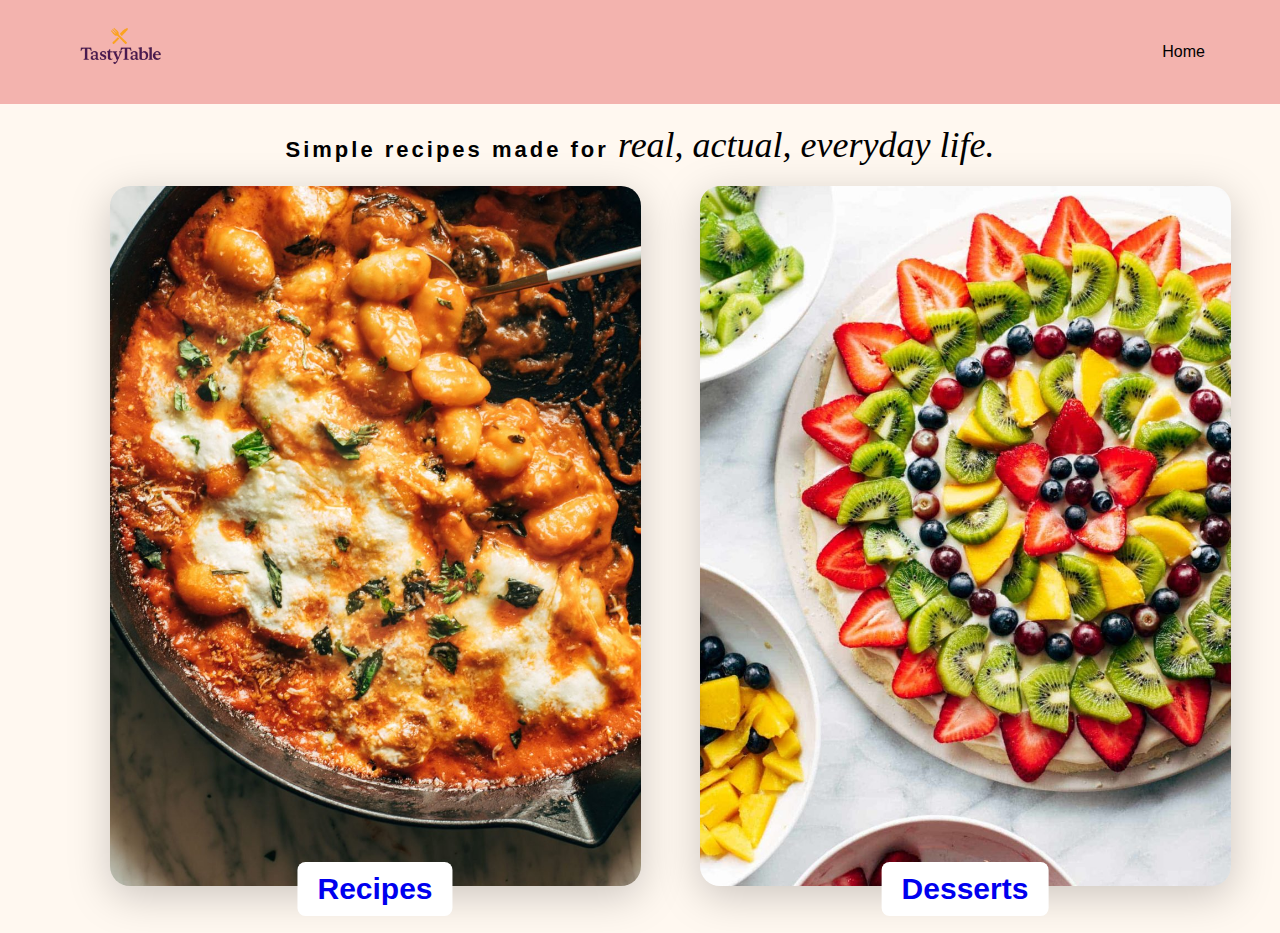
<file: index.html>
<!DOCTYPE html>
<html lang="en">
<head>
    <meta charset="UTF-8">
    <meta name="viewport" content="width=device-width, initial-scale=1.0">
    <title>Document</title>
    <link rel="stylesheet" href="style.css">
</head>
<body>
    <div class="nav_bar">
        <nav>
            <div>
                <img src="assets/img2.png" alt="" width="120px" height="80px">
            </div>
            <div>
                <a href="index.html">Home</a>
            </div>
        </nav>
    </div>
    <div>
        <h1 style="text-align: center; margin-top: 20px; font-size: 22px; color: black; letter-spacing: 3px;">
            Simple recipes made for <span style="font-family: 'Brush Script MT'; font-size: 36px; letter-spacing: 0px; font-weight: 100;">
            <i>real, actual, everyday life.</i></span>
        </h1>
    </div>
    <div class="grid-container">
        <div class="grid-item-left">
            <img src="assets/img4.jpg" alt="" width="90%" height="700px">
            <a href="appetizers.html"><span class="grid-item-title">Recipes</span></a>
        </div>
        <div class="grid-item-right">
            <img src="assets/img3.jpg" alt="" width="90%" height="700px">
            <a href="desserts.html"><span class="grid-item-title">Desserts</span></a>
        </div>
    </div>
</body>
</html>
</file>
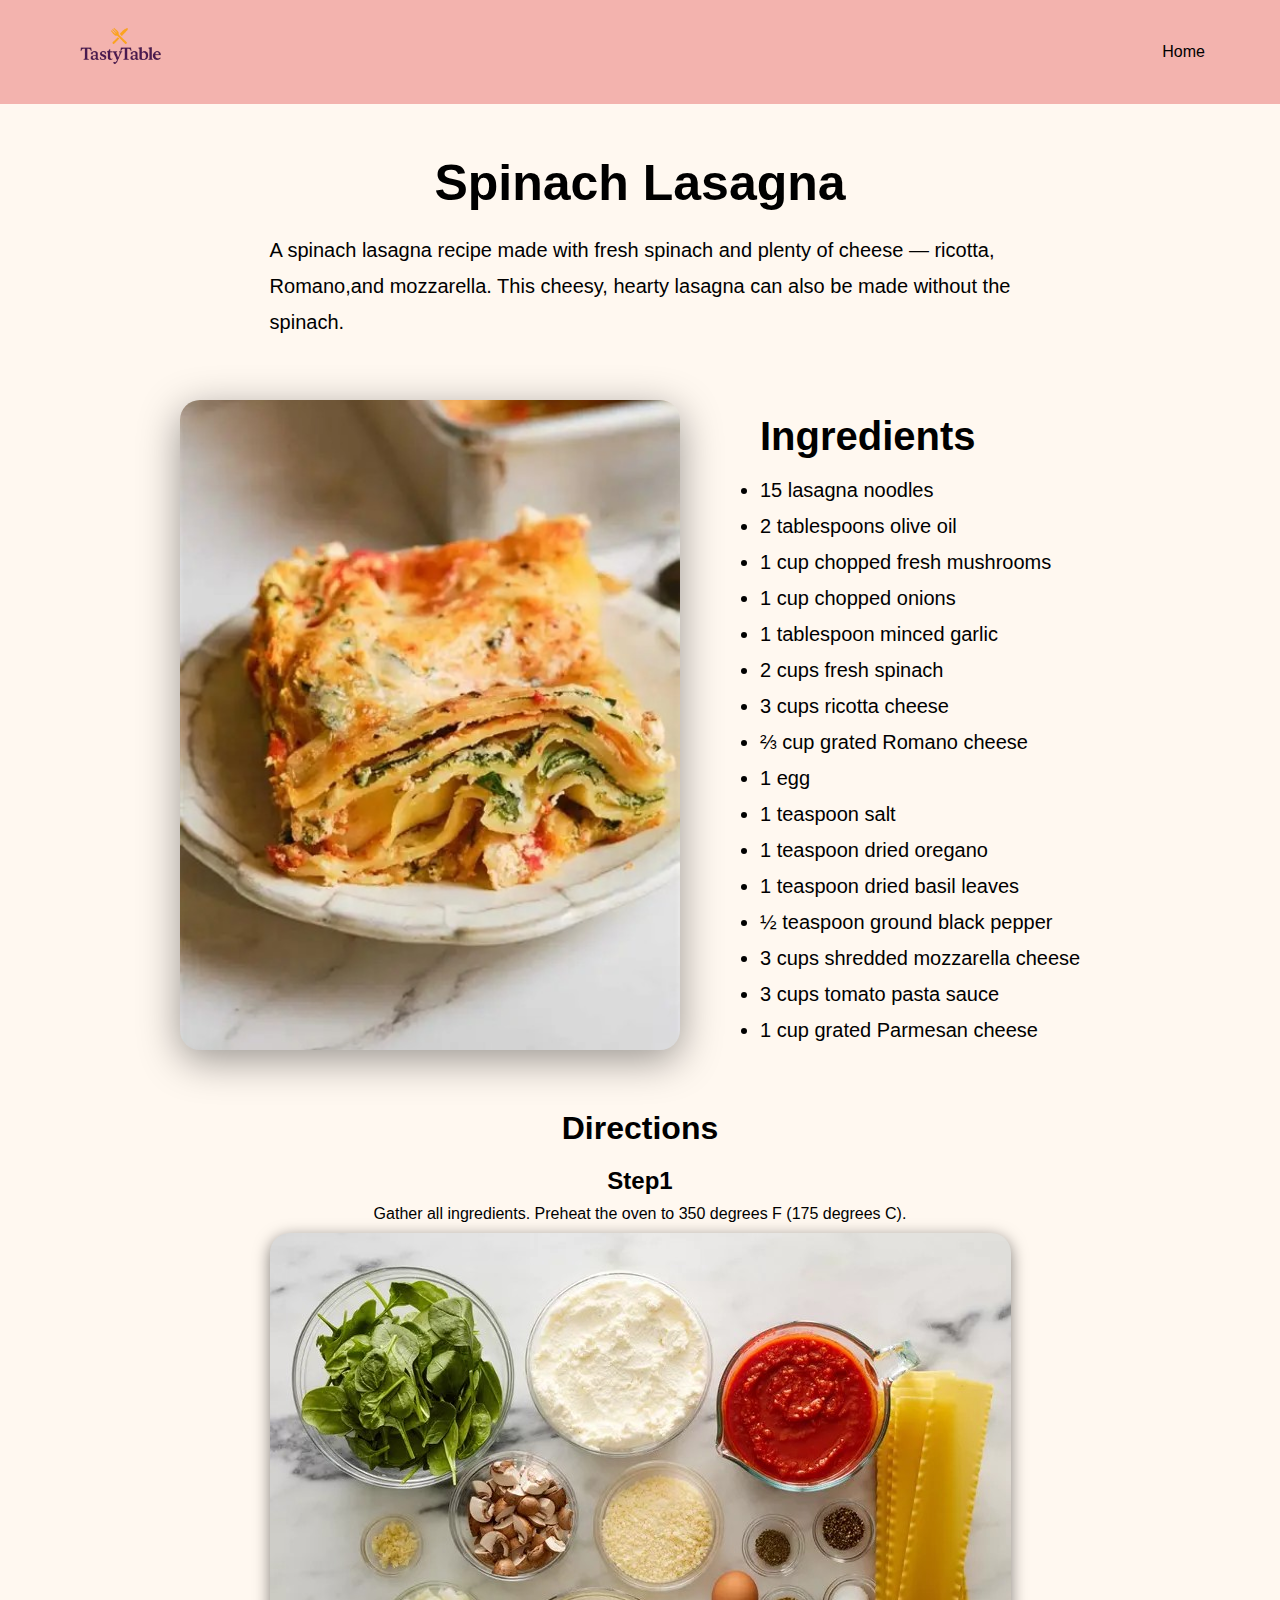
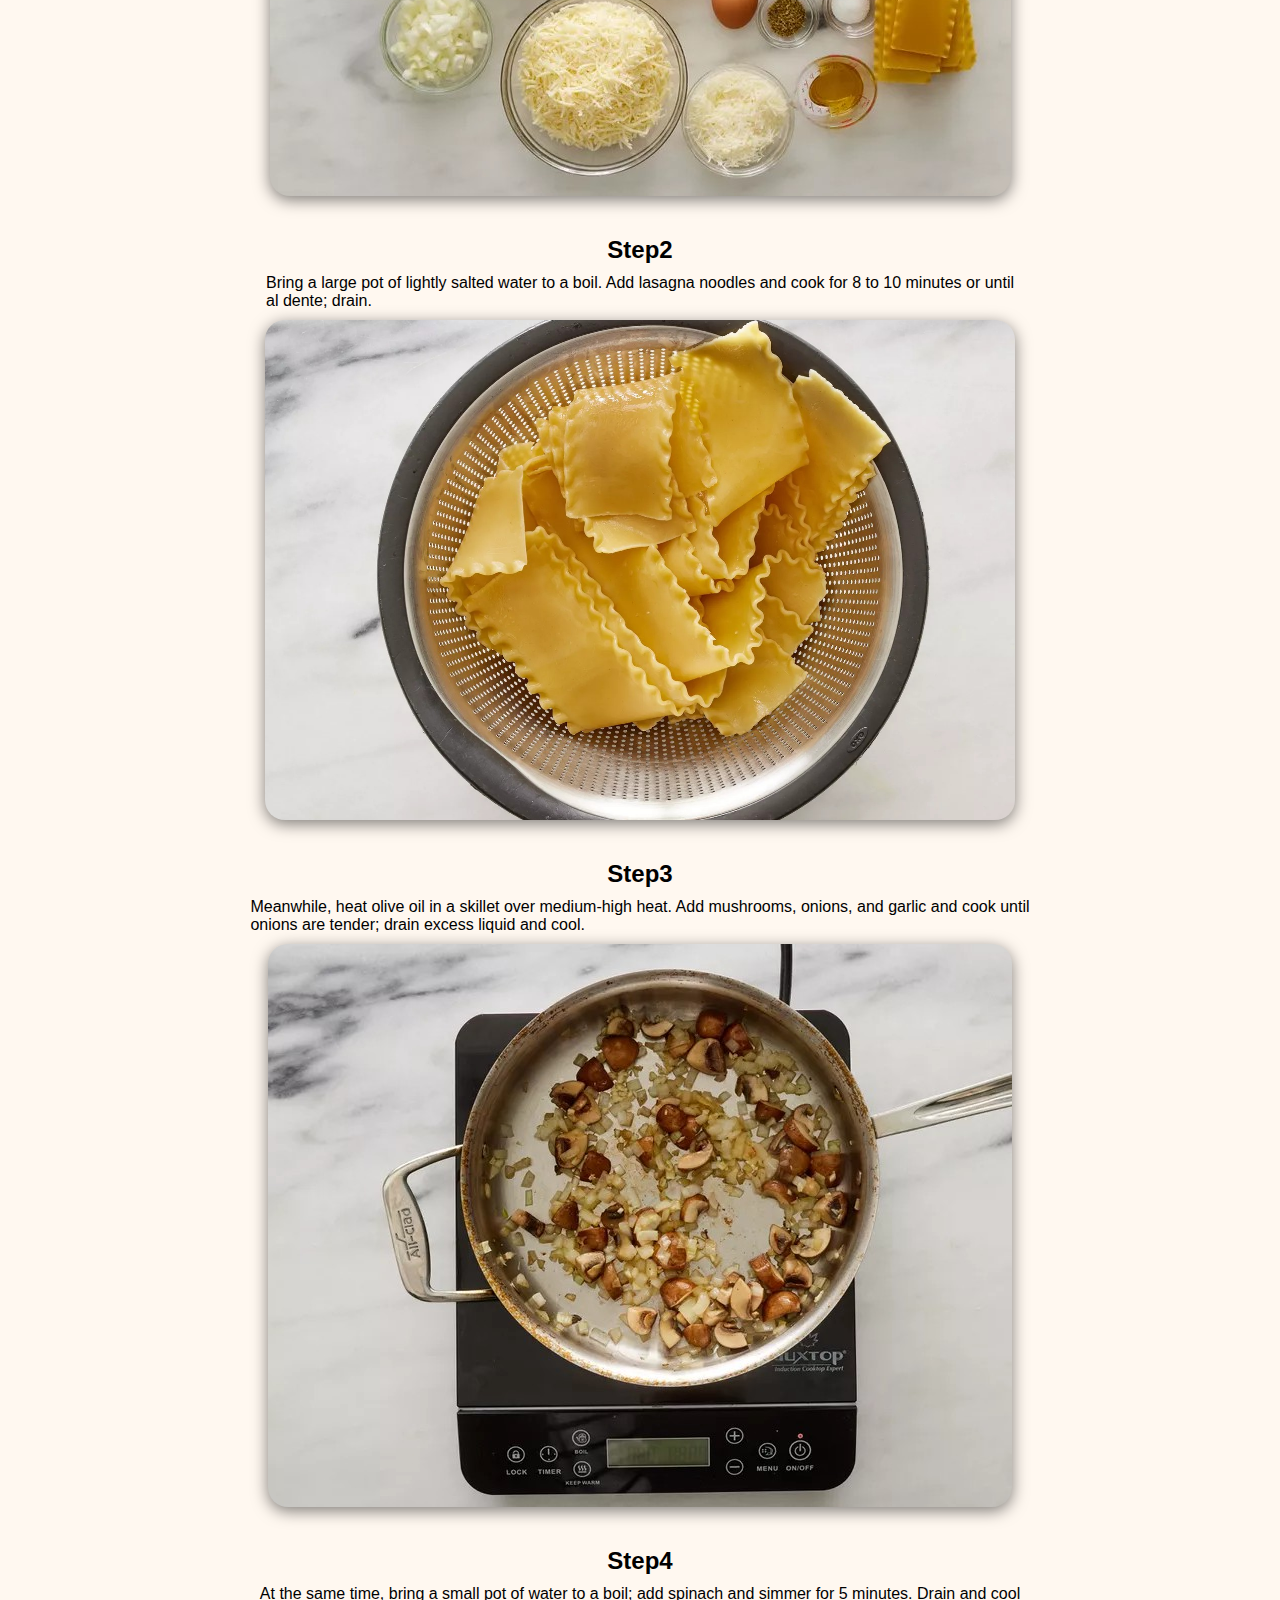
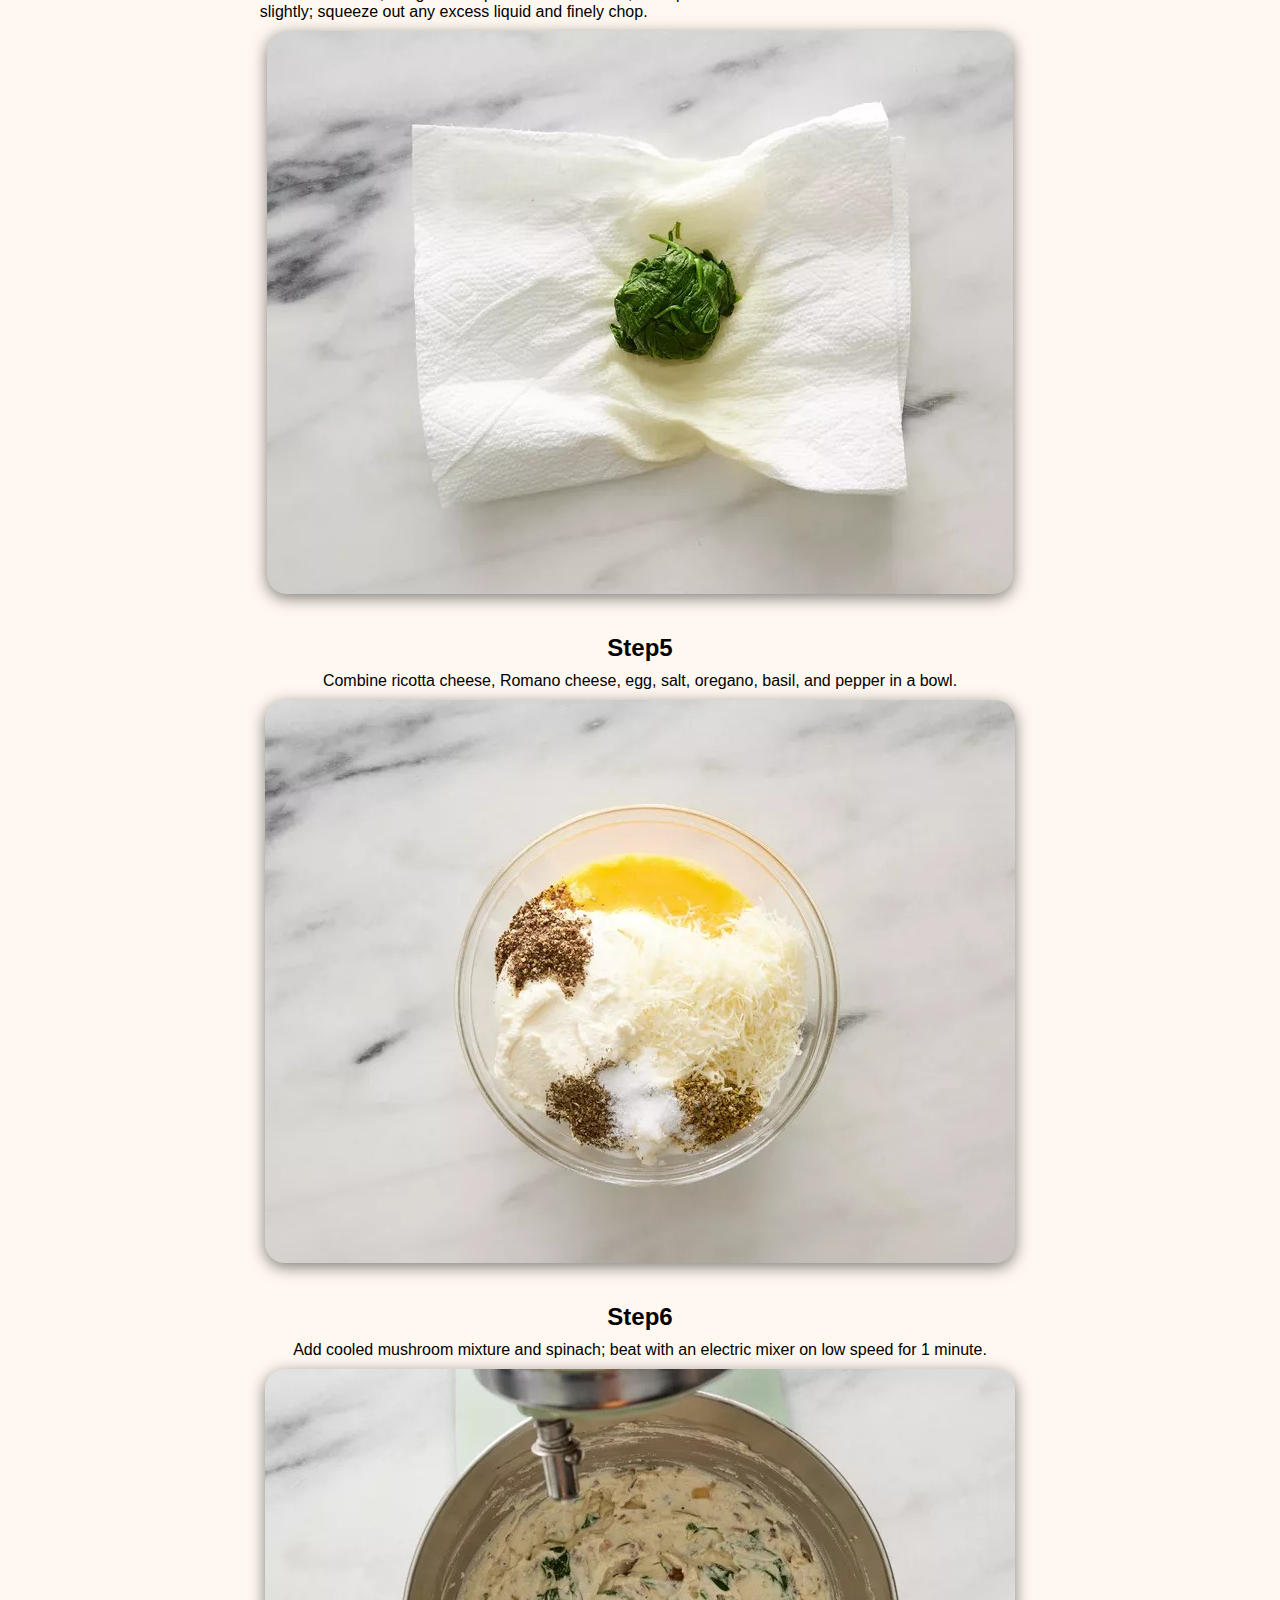
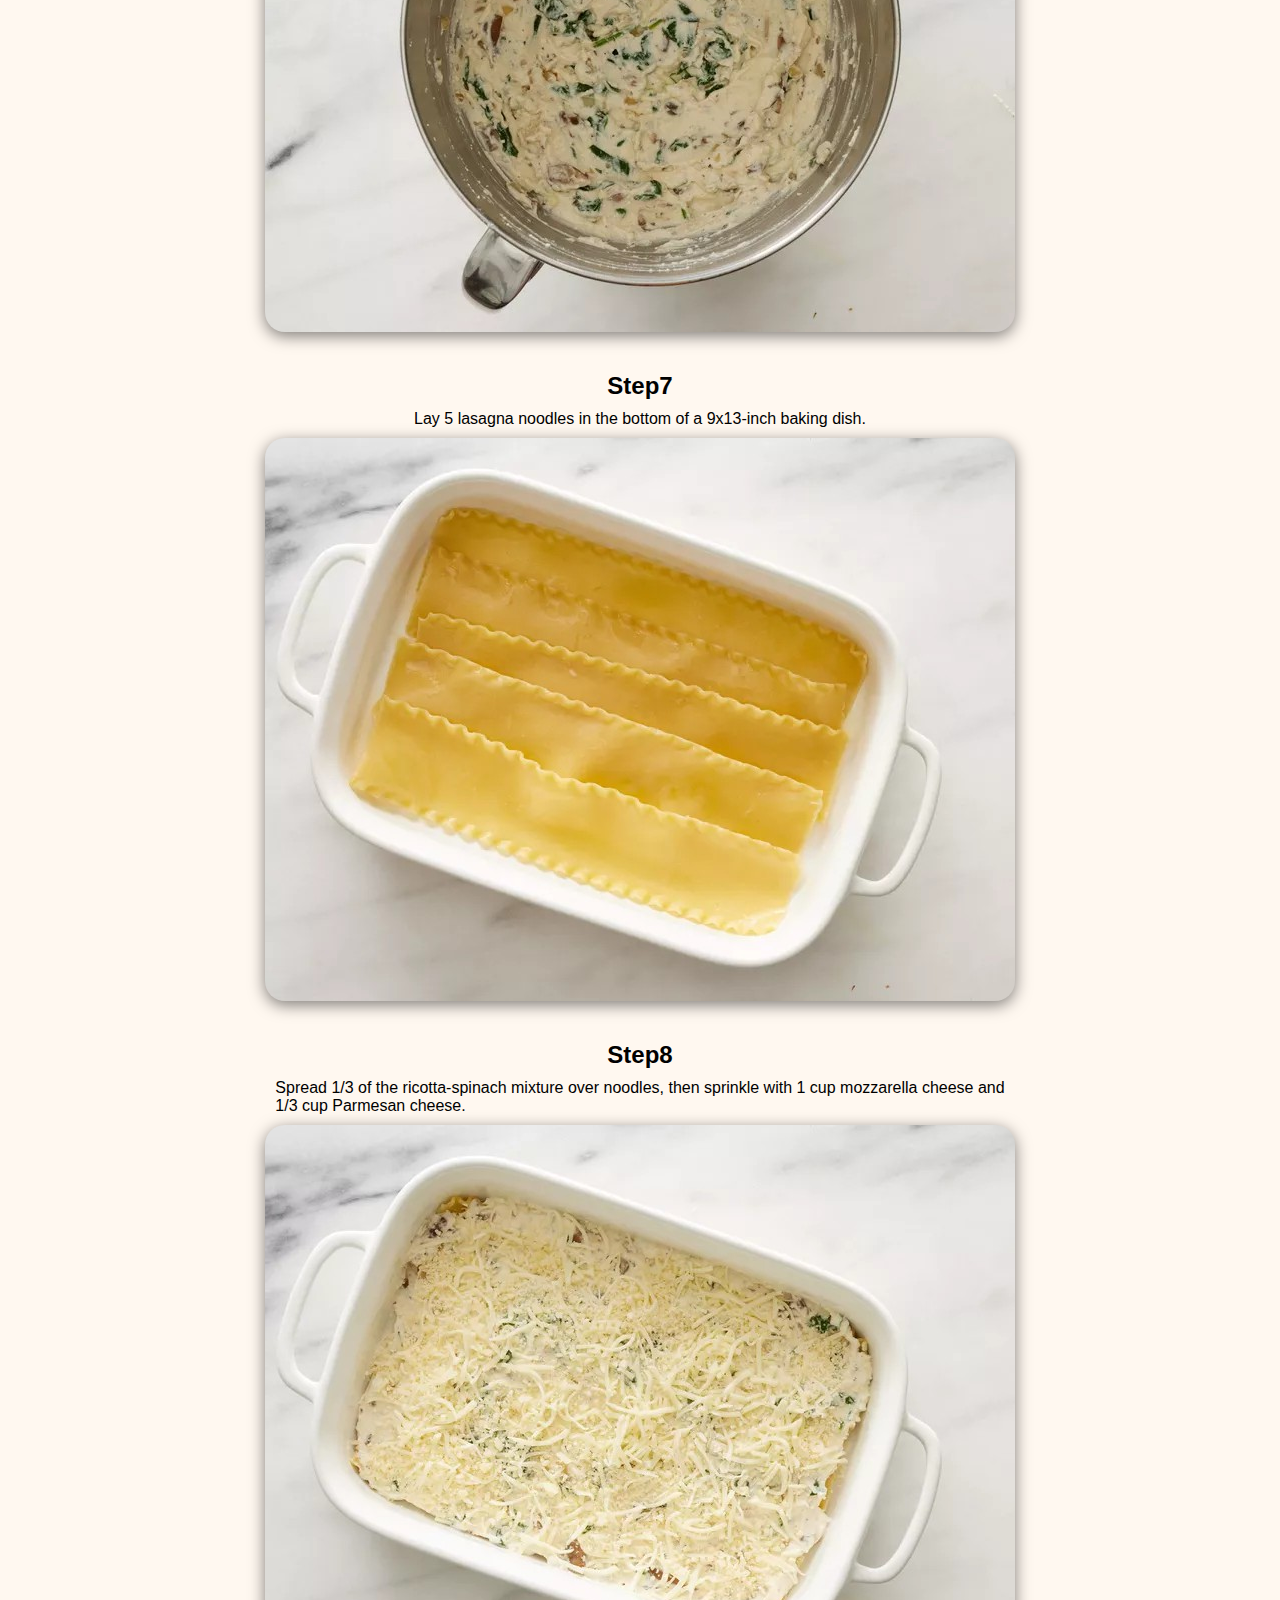
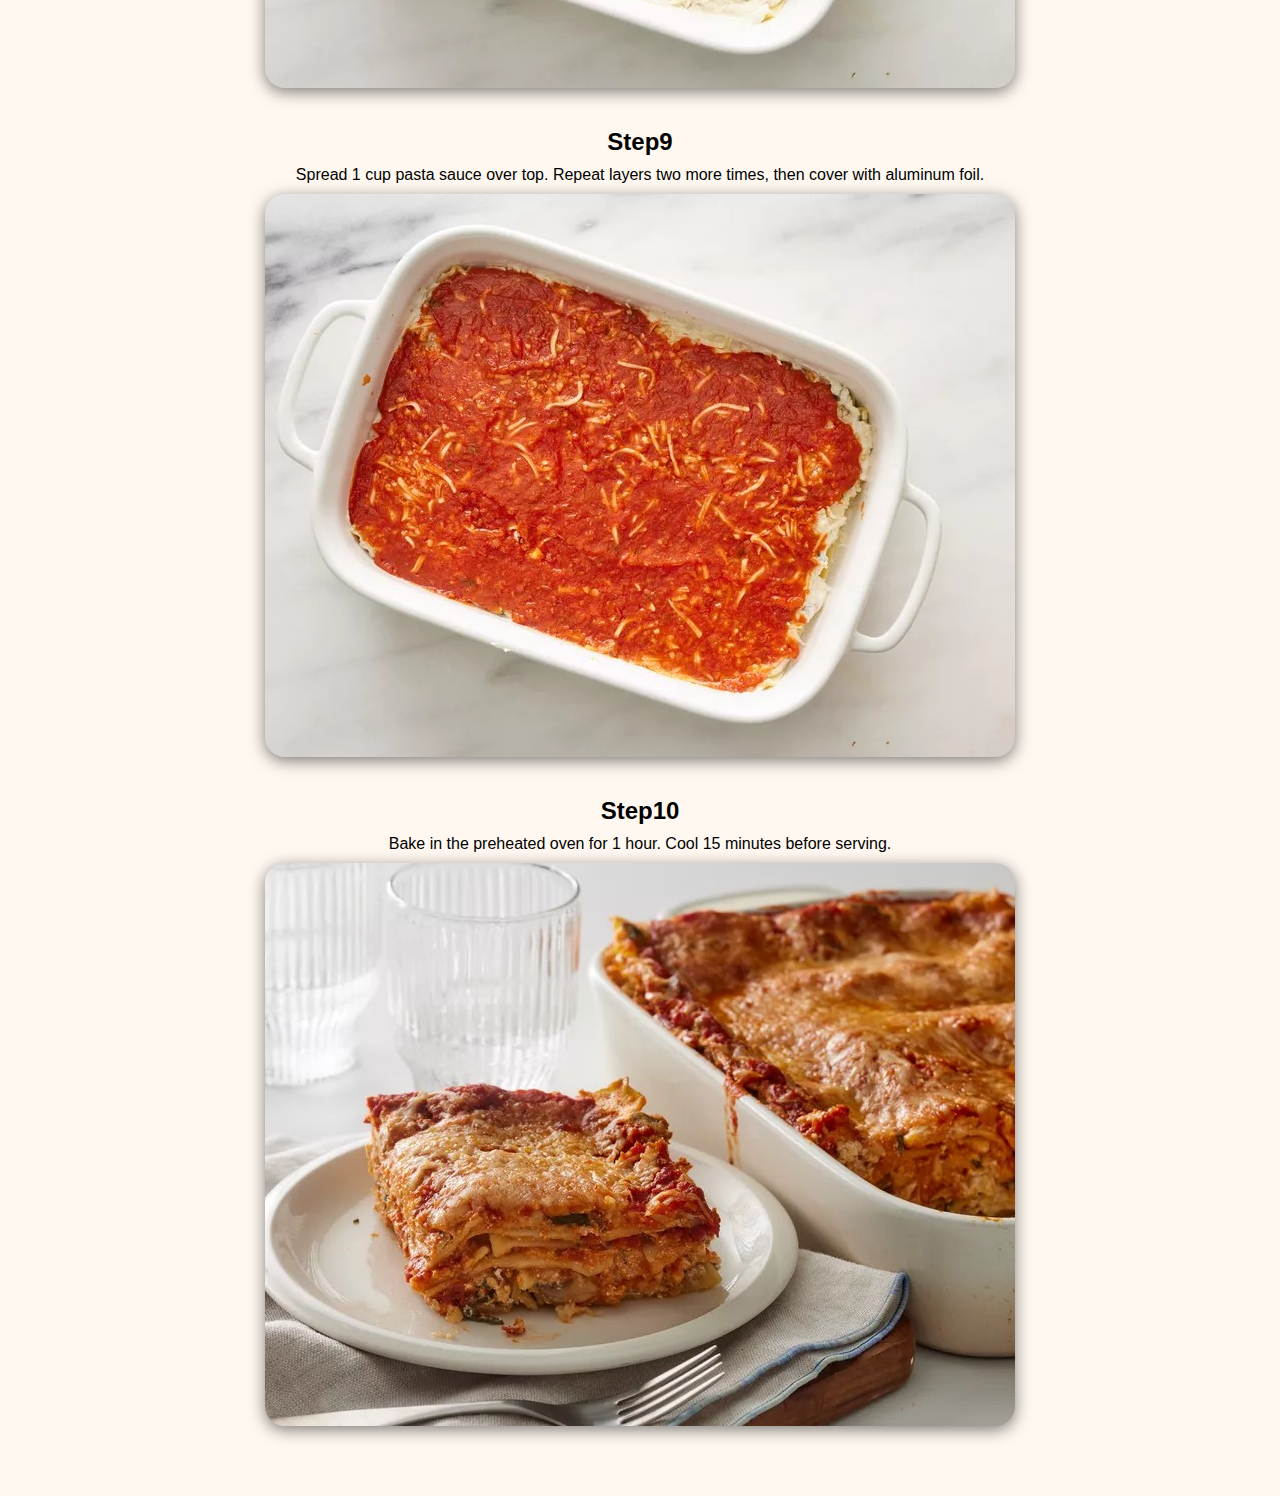
<file: appetizers.html>
<!DOCTYPE html>
<html lang="en">
<head>
    <meta charset="UTF-8">
    <meta name="viewport" content="width=device-width, initial-scale=1.0">
    <title>Document</title>
    <link rel="stylesheet" href="style.css">
</head>
<body>
    <div>
        <div class="nav_bar">
        <nav>
            <div>
                <img src="assets/img2.png" alt="" width="120px" height="80px">
            </div>
            <div>
                <a href="index.html">Home</a>
            </div>
        </nav>
    </div>
        <div class="header">
            <h1 class="header_title">Spinach Lasagna</h1>
            <div  class="header_description">
                <p >A spinach lasagna recipe made with fresh spinach and plenty of cheese — ricotta, <br>
                    Romano,and mozzarella. This cheesy, hearty lasagna can also be made without the <br>
                    spinach.
                </p>
            </div>
            <div class="Ingredients">
                <div class="Ingredients_left">
                    <img src="assets/img6.jpg" alt="" width="500" height="650">
                </div>
                <div class="Ingredients_right">
                    <h1 class="Ingredients_title">Ingredients</h1>
                    <ul>
                        <li>15 lasagna noodles</li>
                        <li>2 tablespoons olive oil</li>
                        <li>1 cup chopped fresh mushrooms</li>
                        <li>1 cup chopped onions</li>
                        <li>1 tablespoon minced garlic</li>
                        <li>2 cups fresh spinach</li>
                        <li>3 cups ricotta cheese</li>
                        <li>⅔ cup grated Romano cheese</li>
                        <li>1 egg</li>
                        <li>1 teaspoon salt</li>
                        <li>1 teaspoon dried oregano</li>
                        <li>1 teaspoon dried basil leaves</li>
                        <li>½ teaspoon ground black pepper</li>
                        <li>3 cups shredded mozzarella cheese</li>
                        <li>3 cups tomato pasta sauce</li>
                        <li>1 cup grated Parmesan cheese</li>
                    </ul>
                </div>
            </div>
            <div class="make_step">
                <h1>Directions</h1>
                <div class="step">
                    <h2>Step1</h2>
                    <span>Gather all ingredients. Preheat the oven to 350 degrees F (175 degrees C).</span>
                    <img src="assets/img7.jpg" alt="">
                </div>
                <div class="step">
                    <h2>Step2</h2>
                    <span>Bring a large pot of lightly salted water to a boil. Add lasagna noodles and cook for 8 to 10 minutes or until <br> al dente; drain.</span>
                    <img src="assets/img8.jpg" alt="" width="750" height="500">
                </div>
                <div class="step">
                    <h2>Step3</h2>
                    <span>Meanwhile, heat olive oil in a skillet over medium-high heat. Add mushrooms, onions, and garlic and cook until <br> onions are tender; drain excess liquid and cool.</span>
                    <img src="assets/img9.jpg" alt="">
                </div>
                <div class="step">
                    <h2>Step4</h2>
                    <span>At the same time, bring a small pot of water to a boil; add spinach and simmer for 5 minutes. Drain and cool <br> slightly; squeeze out any excess liquid and finely chop.</span>
                    <img src="assets/img10.jpg" alt="">
                </div>
                <div class="step">
                    <h2>Step5</h2>
                    <span>Combine ricotta cheese, Romano cheese, egg, salt, oregano, basil, and pepper in a bowl.</span>
                    <img src="assets/img11.jpg" alt="">
                </div>
                <div class="step">
                    <h2>Step6</h2>
                    <span>Add cooled mushroom mixture and spinach; beat with an electric mixer on low speed for 1 minute.</span>
                    <img src="assets/img12.jpg" alt="">
                </div>
                <div class="step">
                    <h2>Step7</h2>
                    <span>Lay 5 lasagna noodles in the bottom of a 9x13-inch baking dish.</span>
                    <img src="assets/img13.jpg" alt="">
                </div>
                <div class="step">
                    <h2>Step8</h2>
                    <span>Spread 1/3 of the ricotta-spinach mixture over noodles, then sprinkle with 1 cup mozzarella cheese and <br> 1/3 cup Parmesan cheese.</span>
                    <img src="assets/img14.jpg" alt="">
                </div>
                <div class="step">
                    <h2>Step9</h2>
                    <span>Spread 1 cup pasta sauce over top. Repeat layers two more times, then cover with aluminum foil.</span>
                    <img src="assets/img15.jpg" alt="">
                </div>
                <div class="step">
                    <h2>Step10</h2>
                    <span>Bake in the preheated oven for 1 hour. Cool 15 minutes before serving.</span>
                    <img src="assets/img16.jpg" alt="">
                </div>
            </div>
        </div>
    </div>
</body>
</html>
</file>
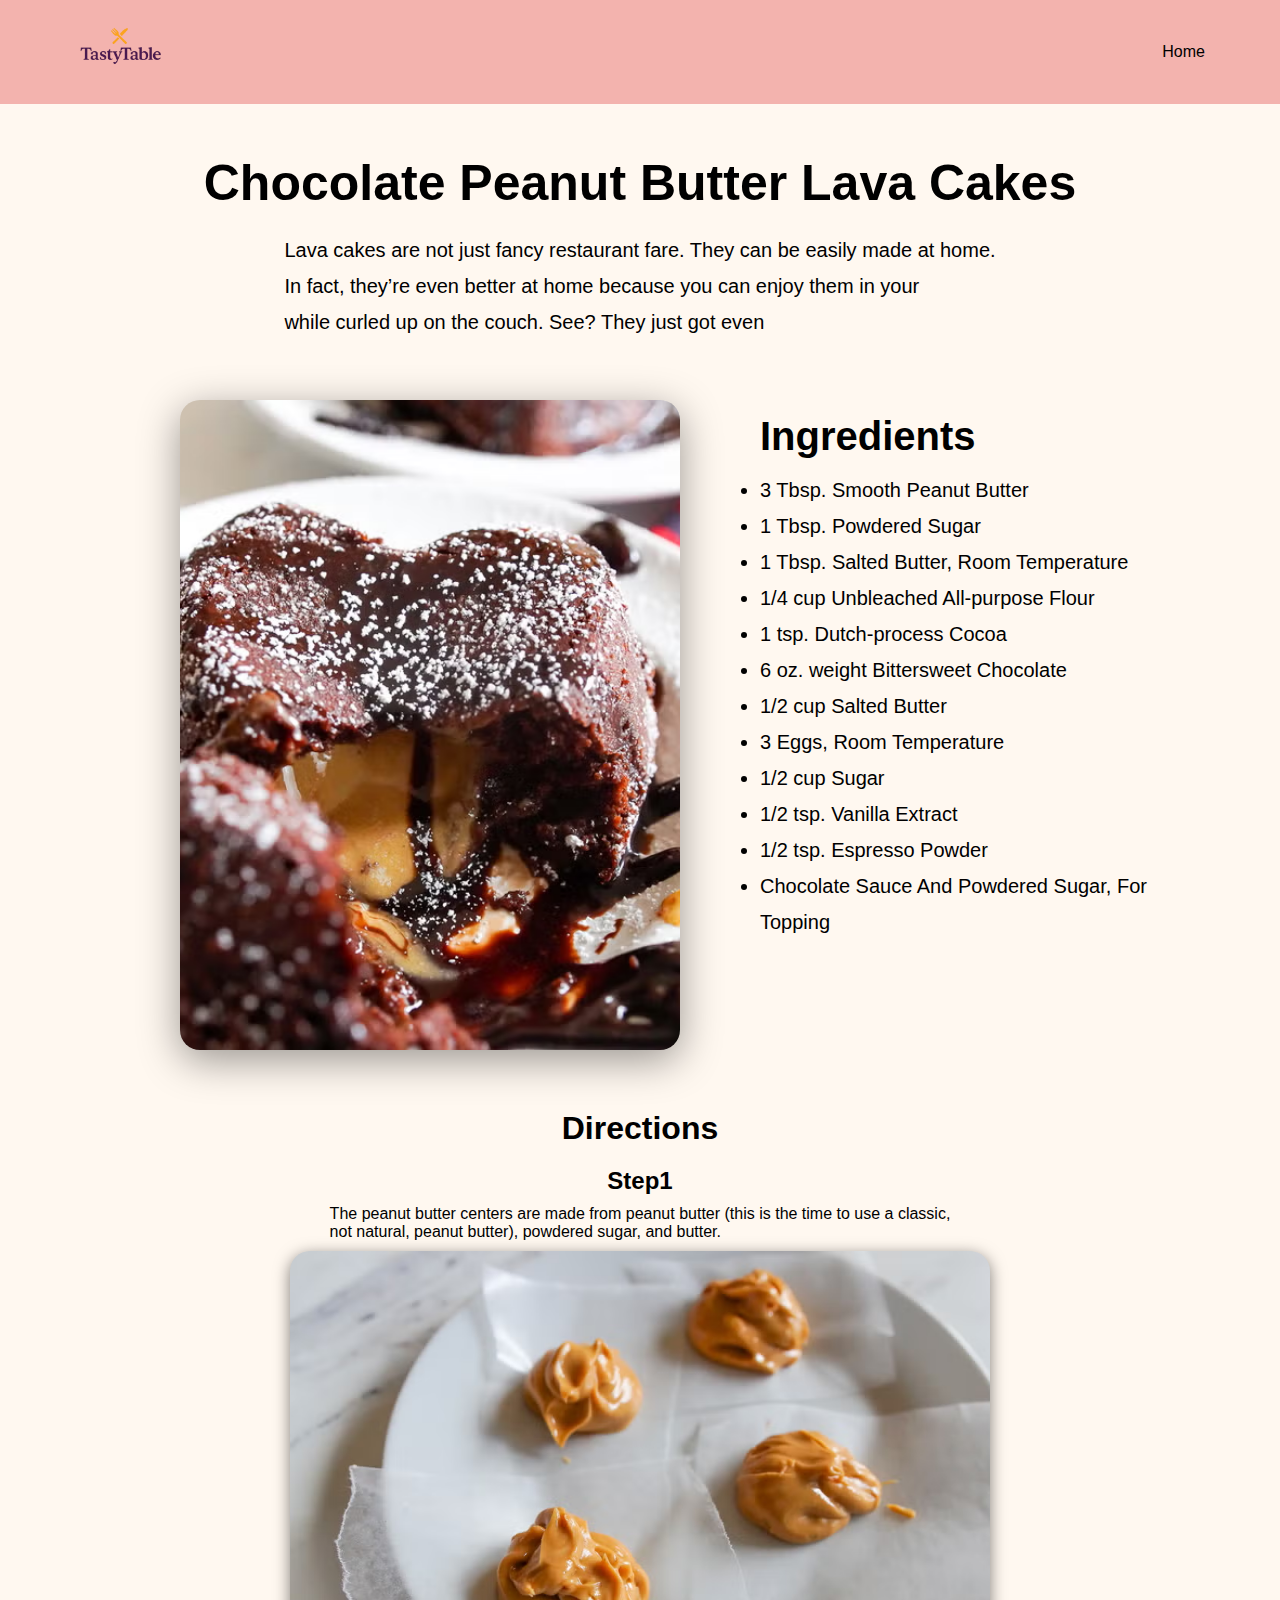
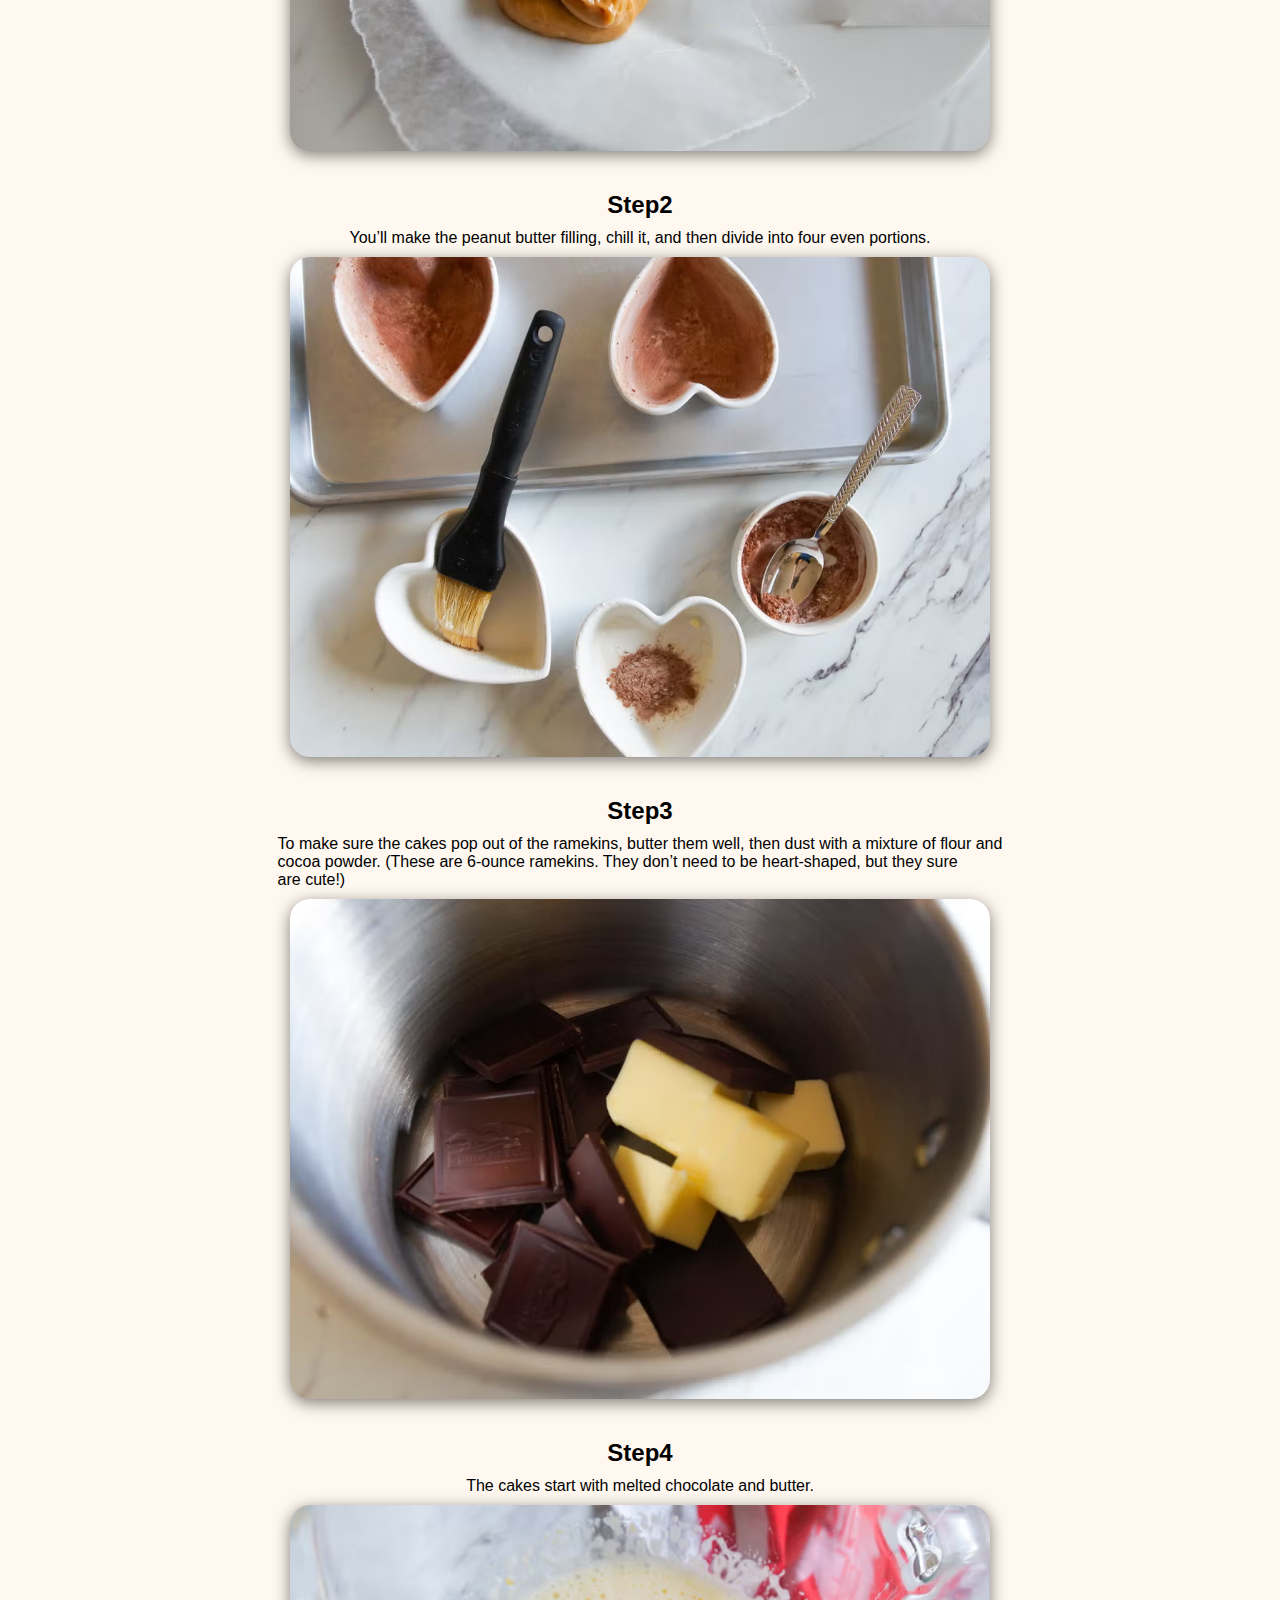
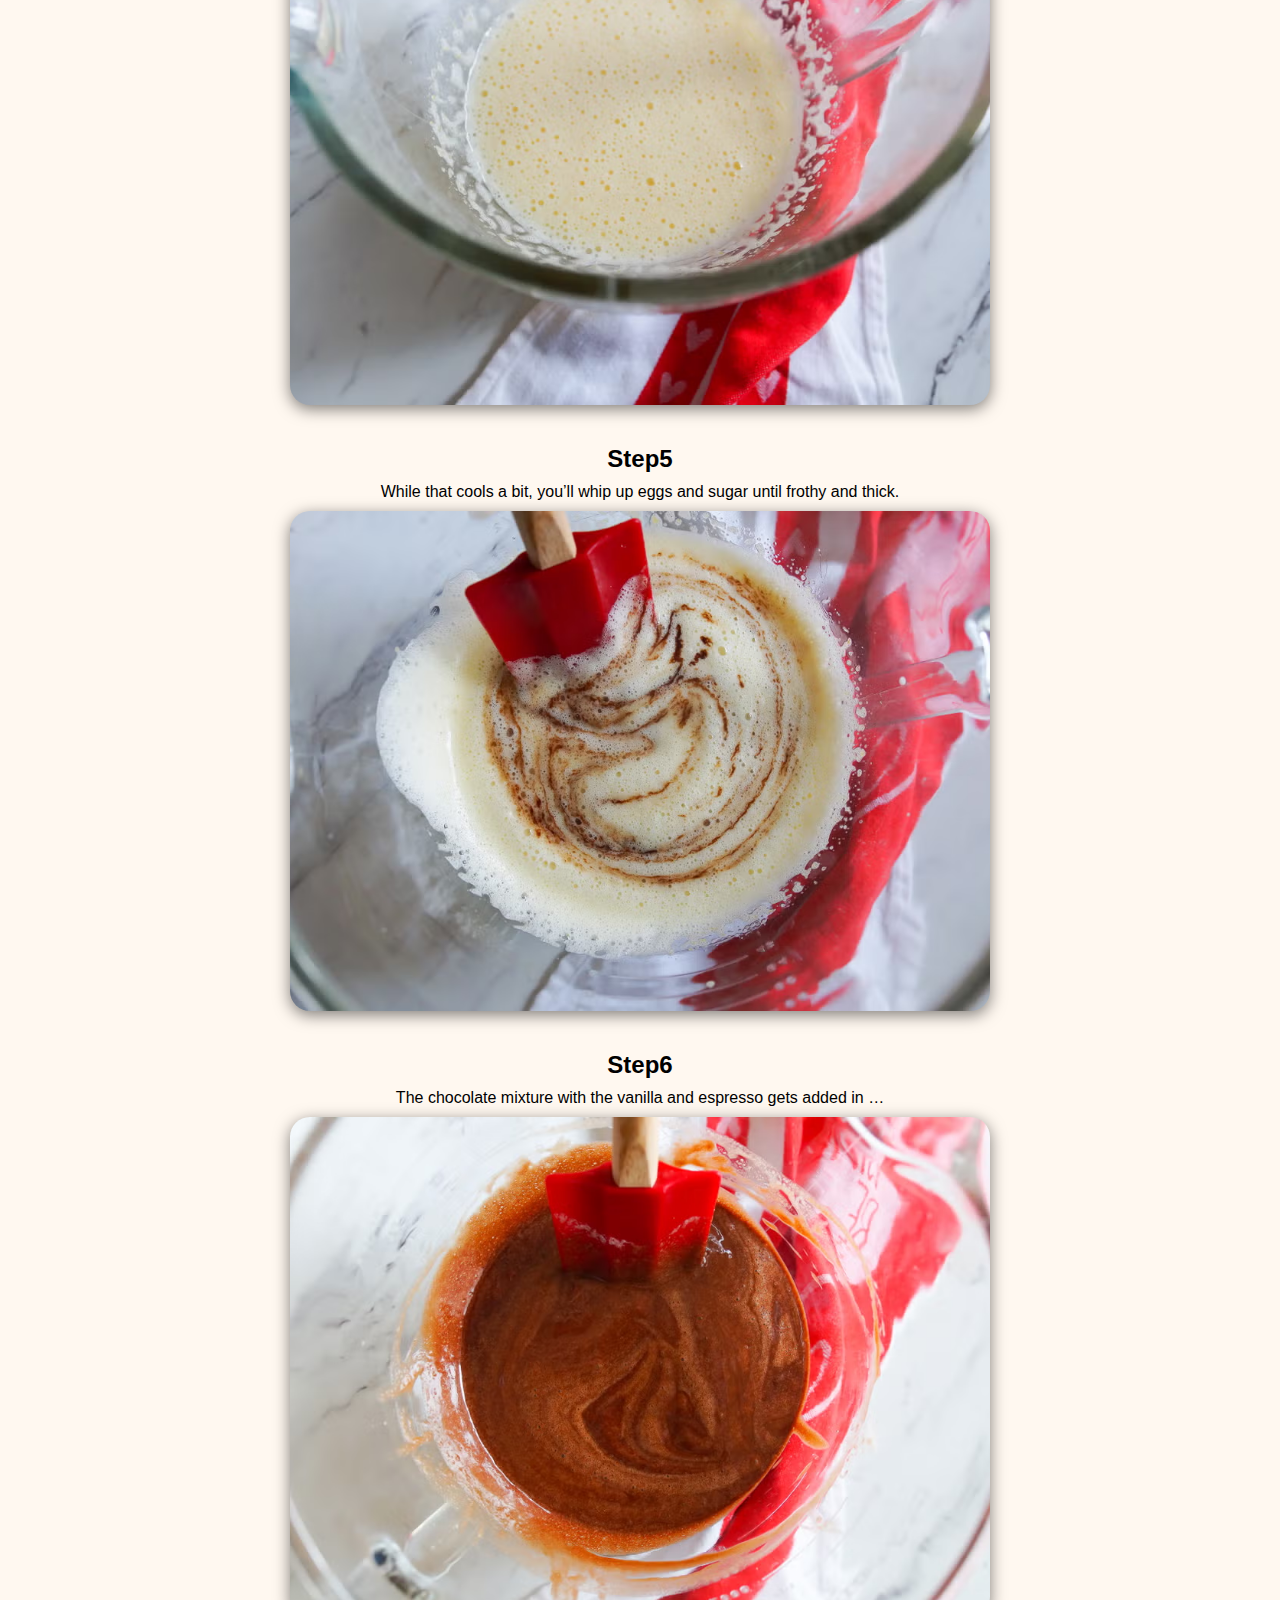
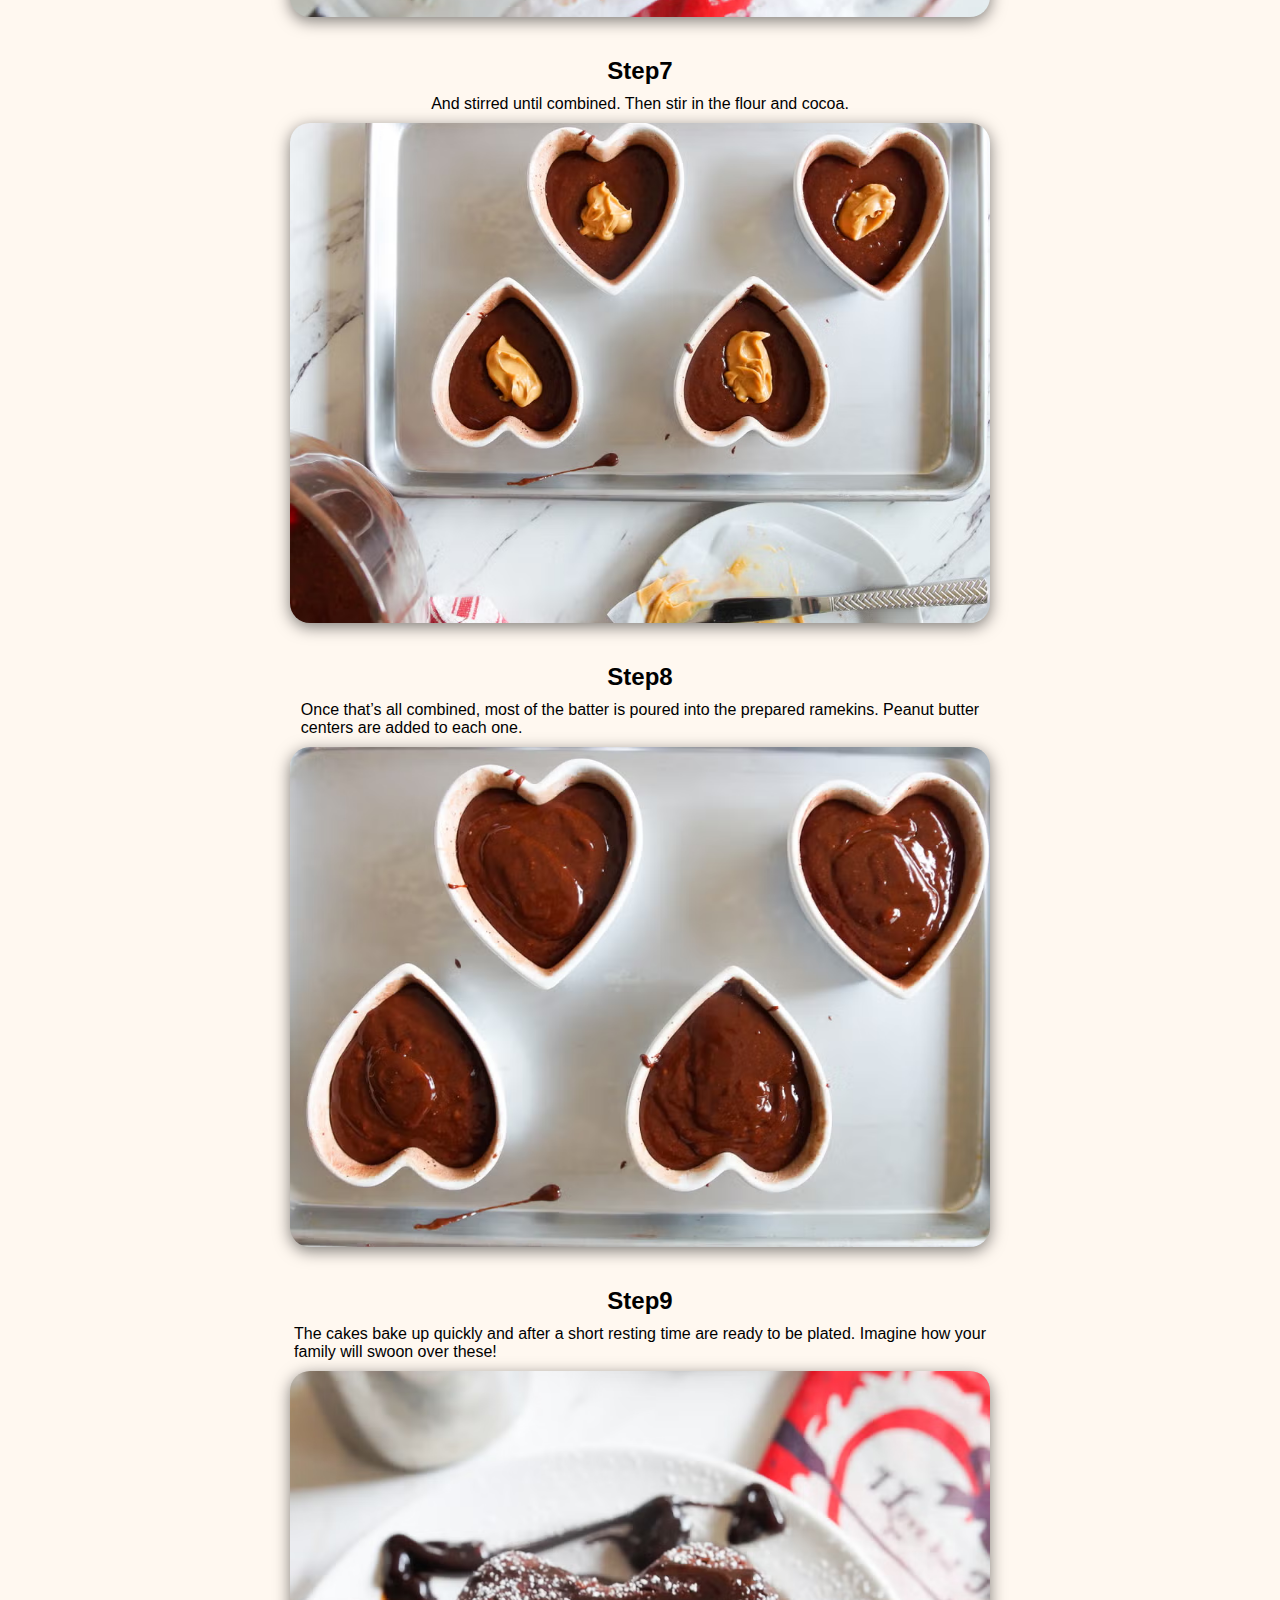
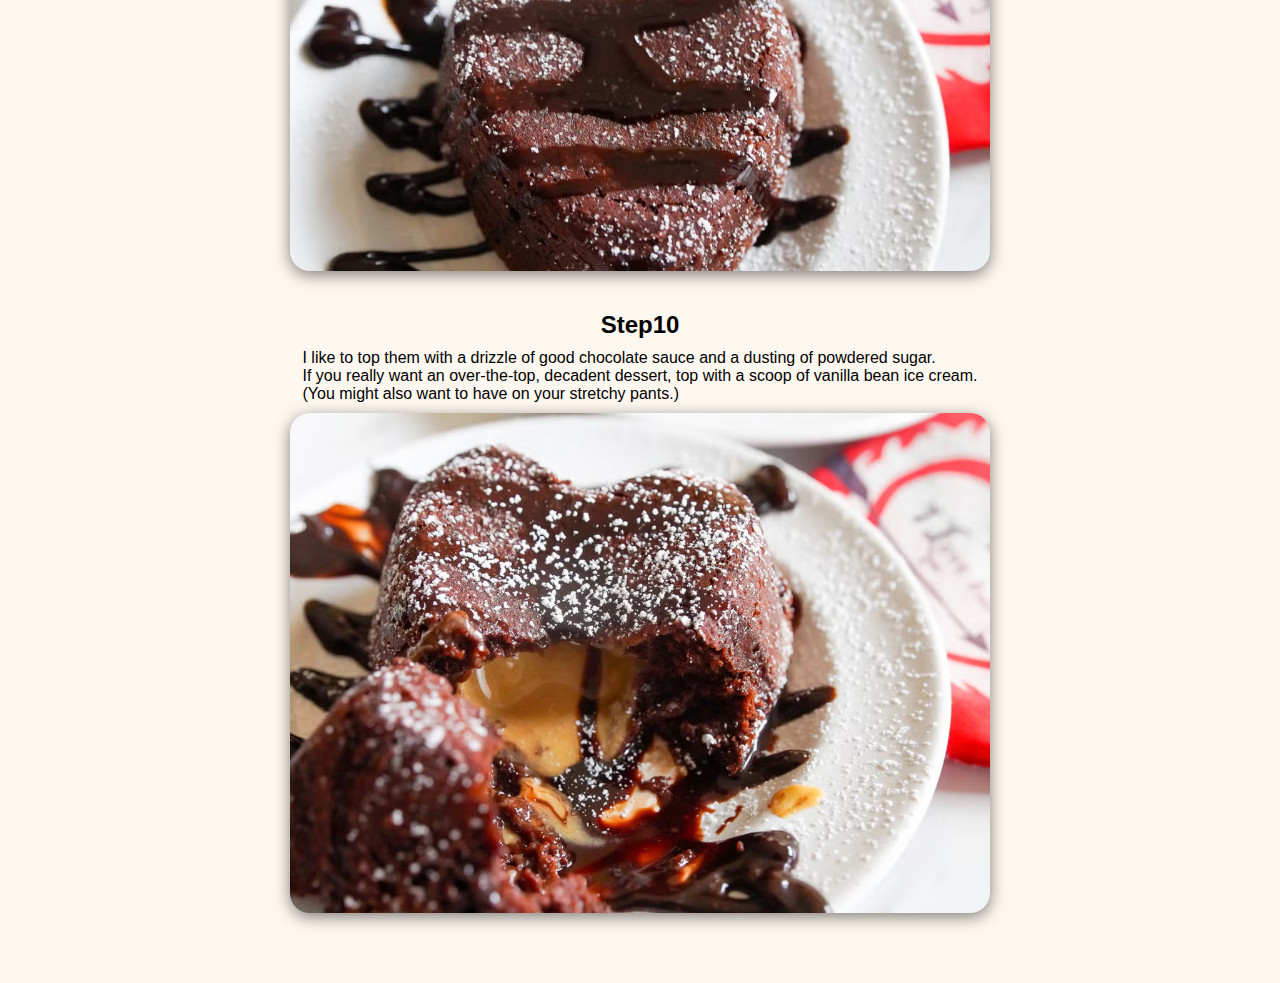
<file: desserts.html>
<!DOCTYPE html>
<html lang="en">
<head>
    <meta charset="UTF-8">
    <meta name="viewport" content="width=device-width, initial-scale=1.0">
    <title>Document</title>
    <link rel="stylesheet" href="style.css">
</head>
<body>
    <div>
        <div class="nav_bar">
        <nav>
            <div>
                <img src="assets/img2.png" alt="" width="120px" height="80px">
            </div>
            <div>
                <a href="index.html">Home</a>
            </div>
        </nav>
    </div>
        <div class="header">
            <h1 class="header_title">Chocolate Peanut Butter Lava Cakes</h1>
            <div  class="header_description">
                <p >Lava cakes are not just fancy restaurant fare. They can be easily made at home. <br>
                    In fact, they’re even better at home because you can enjoy them in your <br>
                    while curled up on the couch. See? They just got even <better class="br"></better>
                </p>
            </div>
            <div class="Ingredients">
                <div class="Ingredients_left">
                    <img src="assets/img17.avif" alt="" width="500" height="650">
                </div>
                <div class="Ingredients_right">
                    <h1 class="Ingredients_title">Ingredients</h1>
                    <ul>
                        <li>3 Tbsp. Smooth Peanut Butter</li>
                        <li>1 Tbsp. Powdered Sugar</li>
                        <li>1 Tbsp. Salted Butter, Room Temperature</li>
                        <li>1/4 cup Unbleached All-purpose Flour</li>
                        <li>1 tsp. Dutch-process Cocoa</li>
                        <li>6 oz. weight Bittersweet Chocolate</li>
                        <li>1/2 cup Salted Butter</li>
                        <li>3 Eggs, Room Temperature</li>
                        <li>1/2 cup Sugar</li>
                        <li>1/2 tsp. Vanilla Extract</li>
                        <li>1/2 tsp. Espresso Powder</li>
                        <li>Chocolate Sauce And Powdered Sugar, For Topping</li>
                    </ul>
                </div>
            </div>
            <div class="make_step">
                <h1>Directions</h1>
                <div class="step">
                    <h2>Step1</h2>
                    <span>The peanut butter centers are made from peanut butter (this is the time to use a classic, <br> not natural, peanut butter), powdered sugar, and butter.</span>
                    <img src="assets/img21.avif" alt="" width="700" height="500">
                </div>
                <div class="step">
                    <h2>Step2</h2>
                    <span>You’ll make the peanut butter filling, chill it, and then divide into four even portions.</span>
                    <img src="assets/img22.avif" alt="" width="700" height="500">
                </div>
                <div class="step">
                    <h2>Step3</h2>
                    <span>To make sure the cakes pop out of the ramekins, butter them well, then dust with a mixture of flour and <br> cocoa   powder. (These are 6-ounce ramekins. They don’t need to be heart-shaped, but they sure <br> are cute!)</span>
                    <img src="assets/img23.avif" alt="" width="700" height="500">
                </div>
                <div class="step">
                    <h2>Step4</h2>
                    <span>The cakes start with melted chocolate and butter.</span>
                    <img src="assets/img24.avif" alt="" width="700" height="500">
                </div>
                <div class="step">
                    <h2>Step5</h2>
                    <span>While that cools a bit, you’ll whip up eggs and sugar until frothy and thick.</span>
                    <img src="assets/img25.avif" alt="" width="700" height="500">
                </div>
                <div class="step">
                    <h2>Step6</h2>
                    <span>The chocolate mixture with the vanilla and espresso gets added in …</span>
                    <img src="assets/img26.avif" alt="" width="700" height="500">
                </div>
                <div class="step">
                    <h2>Step7</h2>
                    <span>And stirred until combined. Then stir in the flour and cocoa.</span>
                    <img src="assets/img27.avif" alt="" width="700" height="500">
                </div>
                <div class="step">
                    <h2>Step8</h2>
                    <span>Once that’s all combined, most of the batter is poured into the prepared ramekins. Peanut butter <br> centers are added to each one.</span>
                    <img src="assets/img28.avif" alt="" width="700" height="500">
                </div>
                <div class="step">
                    <h2>Step9</h2>
                    <span>The cakes bake up quickly and after a short resting time are ready to be plated. Imagine how your <br> family will swoon over these!</span>
                    <img src="assets/img29.avif" alt="" width="700" height="500">
                </div>
                <div class="step">
                    <h2>Step10</h2>
                    <span>I like to top them with a drizzle of good chocolate sauce and a dusting of powdered sugar. <br> If you really want an over-the-top, decadent dessert, top with a scoop of vanilla bean ice cream. <br> (You might also want to have on your stretchy pants.)</span>
                    <img src="assets/img30.avif" alt="" width="700" height="500">
                </div>
            </div>
        </div>
    </div>
</body>
</html>
</file>
<file: style.css>
* {
            box-sizing: border-box;
            margin: 0;
            padding: 0;
        }

        body {
            font-family: Arial, sans-serif;
            background-color: #fff8f0;
        }

        .nav_bar {
            background-color: #f3b3ae; 
            color: black; 
            padding: 10px 0;
        }

        .nav_bar nav {
            display: flex;
            justify-content: space-between;
            align-items: center;
            max-width: 1200px;
            margin: 0 auto;
            padding: 0 20px;
        }

        .nav_bar .logo {
            font-size: 24px;
            font-weight: bold;
        }

        .nav_bar .nav_links {
            display: flex;
            gap: 15px;
        }

        .nav_bar a {
            color: black;
            text-decoration: none;
            padding: 10px 15px;
            transition: background 0.3s ease, color 0.3s ease;
            border-radius: 6px;
        }

        .nav_bar a:hover {
            background-color: #66cc66; 
            color: black;
        }

        @media (max-width: 768px) {
            .nav_bar nav {
                flex-direction: column;
                align-items: flex-start;
            }

            .nav_bar .nav_links {
                flex-direction: column;
                width: 100%;
            }

            .nav_bar a {
                width: 100%;
            }
        }
.header{
    display: flex;
    align-items: center;
    justify-content: center;
    gap: 20px;
    color: black;
    padding: 50px 20px;
}
.grid-container{
    display: grid;
    grid-template-columns: 1fr 1fr;
    padding: 20px;
    padding-left: 80px;
    padding-bottom: 40px;
}
.grid-item-left, .grid-item-right{
    position: relative;
    text-align: center;
    color: black;
    font-size: 30px;
    font-weight: bold;
}
.grid-item-title{
    position: absolute;
    bottom: -23px;
    left: 50%;
    transform: translateX(-50%);
    background-color: white;
    padding: 10px 20px;
    border-radius: 8px;
}
.grid-container img{
    border-radius: 20px;
    filter: drop-shadow(0 10px 20px rgba(0,0,0,0.2));
    object-fit: cover;
}
.Ingredients{
    display: grid;
    grid-template-columns: 1fr 1fr;
    padding: 40px;
    padding-left: 80px;
    padding-bottom: 40px;
}
.Ingredients_left, .Ingredients_right{
    display: flex;
    justify-content: center;
    color: black;
    font-size: 20px;
    line-height: 1.8;
    padding-left: 80px;
}
.Ingredients_left img{
    border-radius: 20px;
    filter: drop-shadow(0 10px 20px rgba(0,0,0,0.4));
    object-fit: cover;
}
.Ingredients_right {
    display: block;
    align-items: center;
    justify-content: center;
}
.step{
    display:flex;
    flex-direction: column;
    align-items: center;
    justify-content: center;
    padding: 20px;
    gap: 10px;
}
.step img{
    border-radius: 20px;
    filter: drop-shadow(0 4px 8px rgba(0,0,0,0.5));
    object-fit: cover;
}
.make_step h1{
    text-align: center;
}
.header{
    display: flex;
    flex-direction: column;
    align-items: center;
    justify-content: center;
    gap: 20px;
    color: black;
    padding: 50px 20px;
}
.header_title{
    color: black;
    font-size: 50px;
    font-weight: bold;
}       
.header_description{
    font-size: 20px;
    line-height: 1.8;
}
</file>
